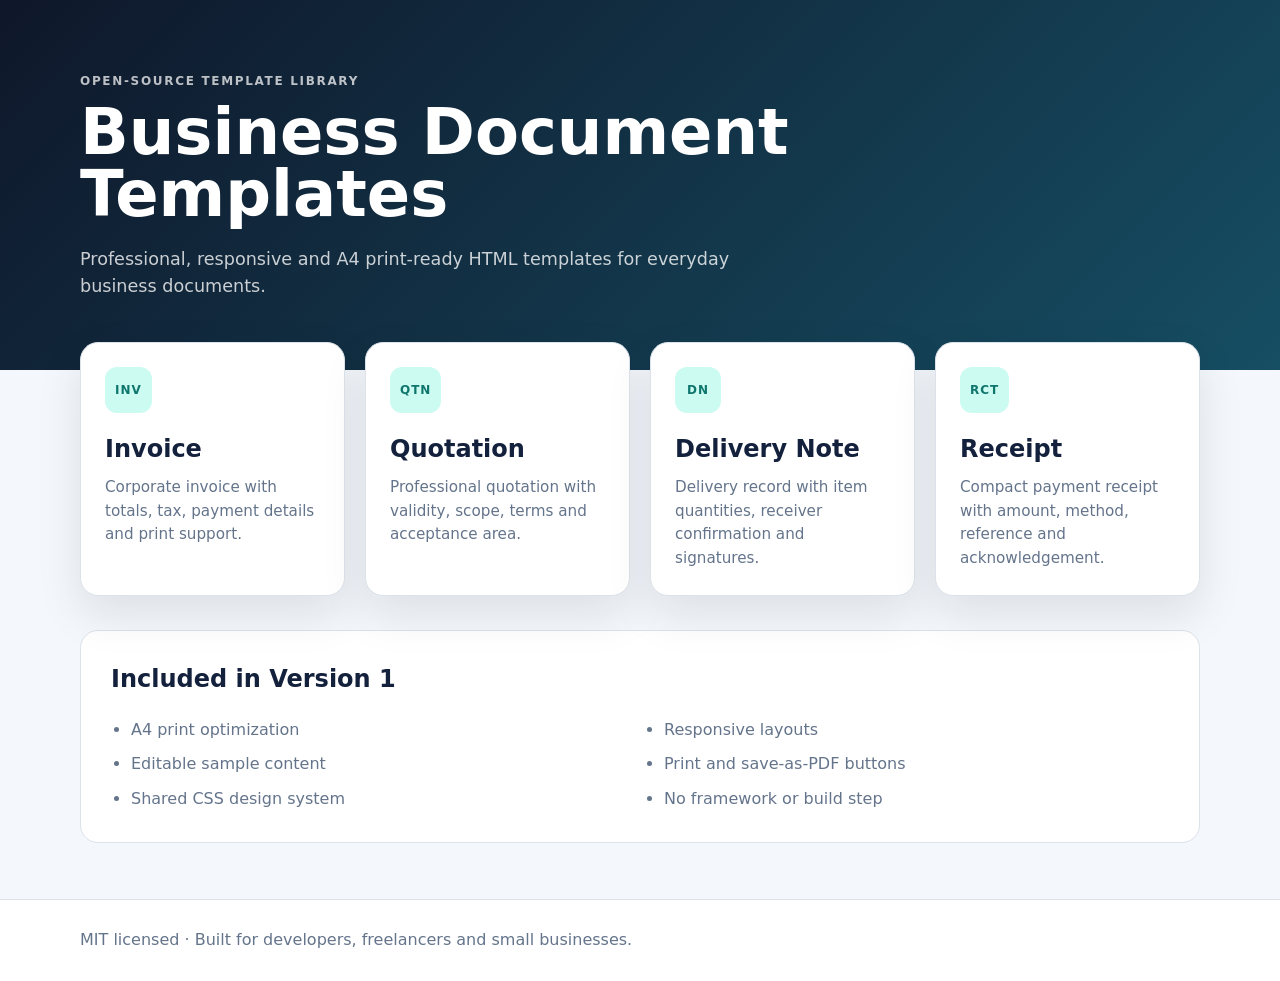
<file: index.html>
<!doctype html><html lang="en"><head><meta charset="UTF-8"><meta name="viewport" content="width=device-width,initial-scale=1"><meta name="description" content="Clean, responsive and print-ready business document templates."><title>Business Document Templates</title><link rel="stylesheet" href="assets/styles.css"></head><body><header class="site-header"><div class="container"><p class="eyebrow">Open-source template library</p><h1>Business Document Templates</h1><p class="lead">Professional, responsive and A4 print-ready HTML templates for everyday business documents.</p></div></header><main class="container"><section class="template-grid"><a class="template-card" href="templates/invoice.html"><span class="template-icon">INV</span><h2>Invoice</h2><p>Corporate invoice with totals, tax, payment details and print support.</p></a><a class="template-card" href="templates/quotation.html"><span class="template-icon">QTN</span><h2>Quotation</h2><p>Professional quotation with validity, scope, terms and acceptance area.</p></a><a class="template-card" href="templates/delivery-note.html"><span class="template-icon">DN</span><h2>Delivery Note</h2><p>Delivery record with item quantities, receiver confirmation and signatures.</p></a><a class="template-card" href="templates/receipt.html"><span class="template-icon">RCT</span><h2>Receipt</h2><p>Compact payment receipt with amount, method, reference and acknowledgement.</p></a></section><section class="feature-panel"><h2>Included in Version 1</h2><ul><li>A4 print optimization</li><li>Responsive layouts</li><li>Editable sample content</li><li>Print and save-as-PDF buttons</li><li>Shared CSS design system</li><li>No framework or build step</li></ul></section></main><footer><div class="container">MIT licensed · Built for developers, freelancers and small businesses.</div></footer></body></html>
</file>
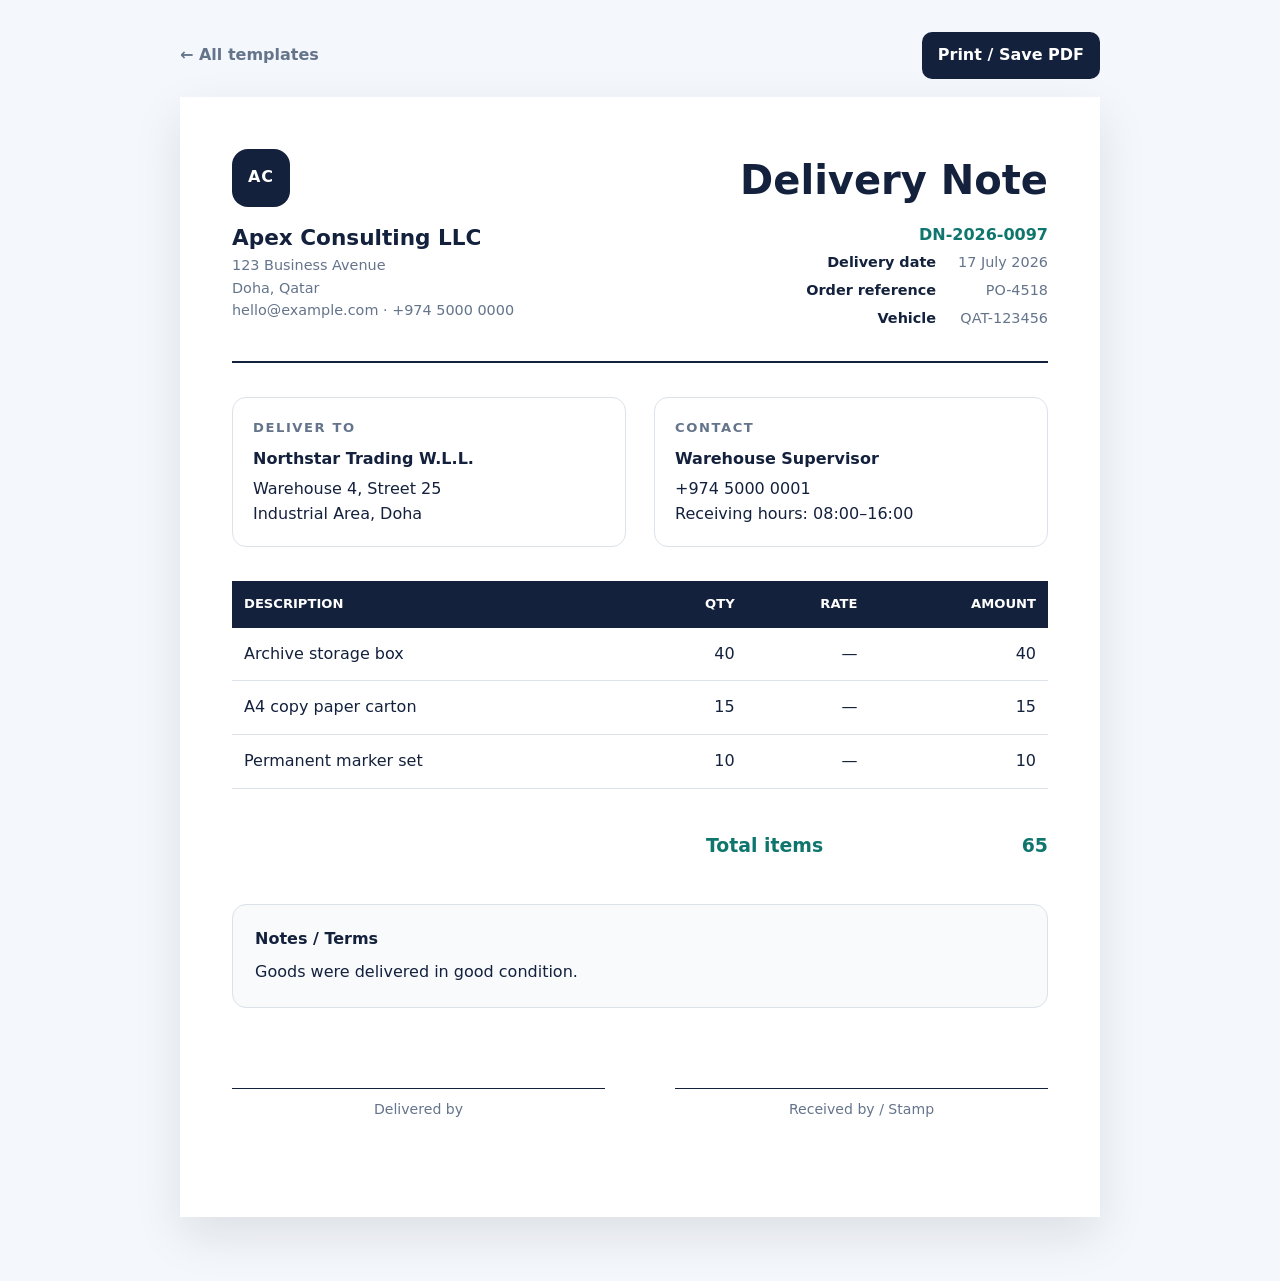
<file: templates/delivery-note.html>
<!doctype html><html lang="en"><head><meta charset="UTF-8"><meta name="viewport" content="width=device-width,initial-scale=1"><title>Delivery Note Template</title><link rel="stylesheet" href="../assets/styles.css"></head><body class="document-page"><div class="document-toolbar"><a href="../index.html">← All templates</a><button class="button" onclick="window.print()">Print / Save PDF</button></div><main class="document"><header class="document-header"><div><div class="brand-mark">AC</div><div class="company-name">Apex Consulting LLC</div><div class="company-details">123 Business Avenue<br>Doha, Qatar<br>hello@example.com · +974 5000 0000</div></div><div class="document-title"><h1>Delivery Note</h1><div class="number">DN-2026-0097</div><table class="meta-table"><tr><td>Delivery date</td><td>17 July 2026</td></tr><tr><td>Order reference</td><td>PO-4518</td></tr><tr><td>Vehicle</td><td>QAT-123456</td></tr></table></div></header><section class="party-grid"><div class="party-box"><h2>Deliver to</h2><strong>Northstar Trading W.L.L.</strong>Warehouse 4, Street 25<br>Industrial Area, Doha</div><div class="party-box"><h2>Contact</h2><strong>Warehouse Supervisor</strong>+974 5000 0001<br>Receiving hours: 08:00–16:00</div></section><table class="items-table"><thead><tr><th>Description</th><th class="num">Qty</th><th class="num">Rate</th><th class="num">Amount</th></tr></thead><tbody><tr><td>Archive storage box</td><td class="num">40</td><td class="num">—</td><td class="num">40</td></tr><tr><td>A4 copy paper carton</td><td class="num">15</td><td class="num">—</td><td class="num">15</td></tr><tr><td>Permanent marker set</td><td class="num">10</td><td class="num">—</td><td class="num">10</td></tr></tbody></table><table class="totals"><tr class="grand-total"><td>Total items</td><td>65</td></tr></table><section class="notes"><h2>Notes / Terms</h2>Goods were delivered in good condition.</section><section class="signature-grid"><div class="signature-line">Delivered by</div><div class="signature-line">Received by / Stamp</div></section></main></body></html>
</file>
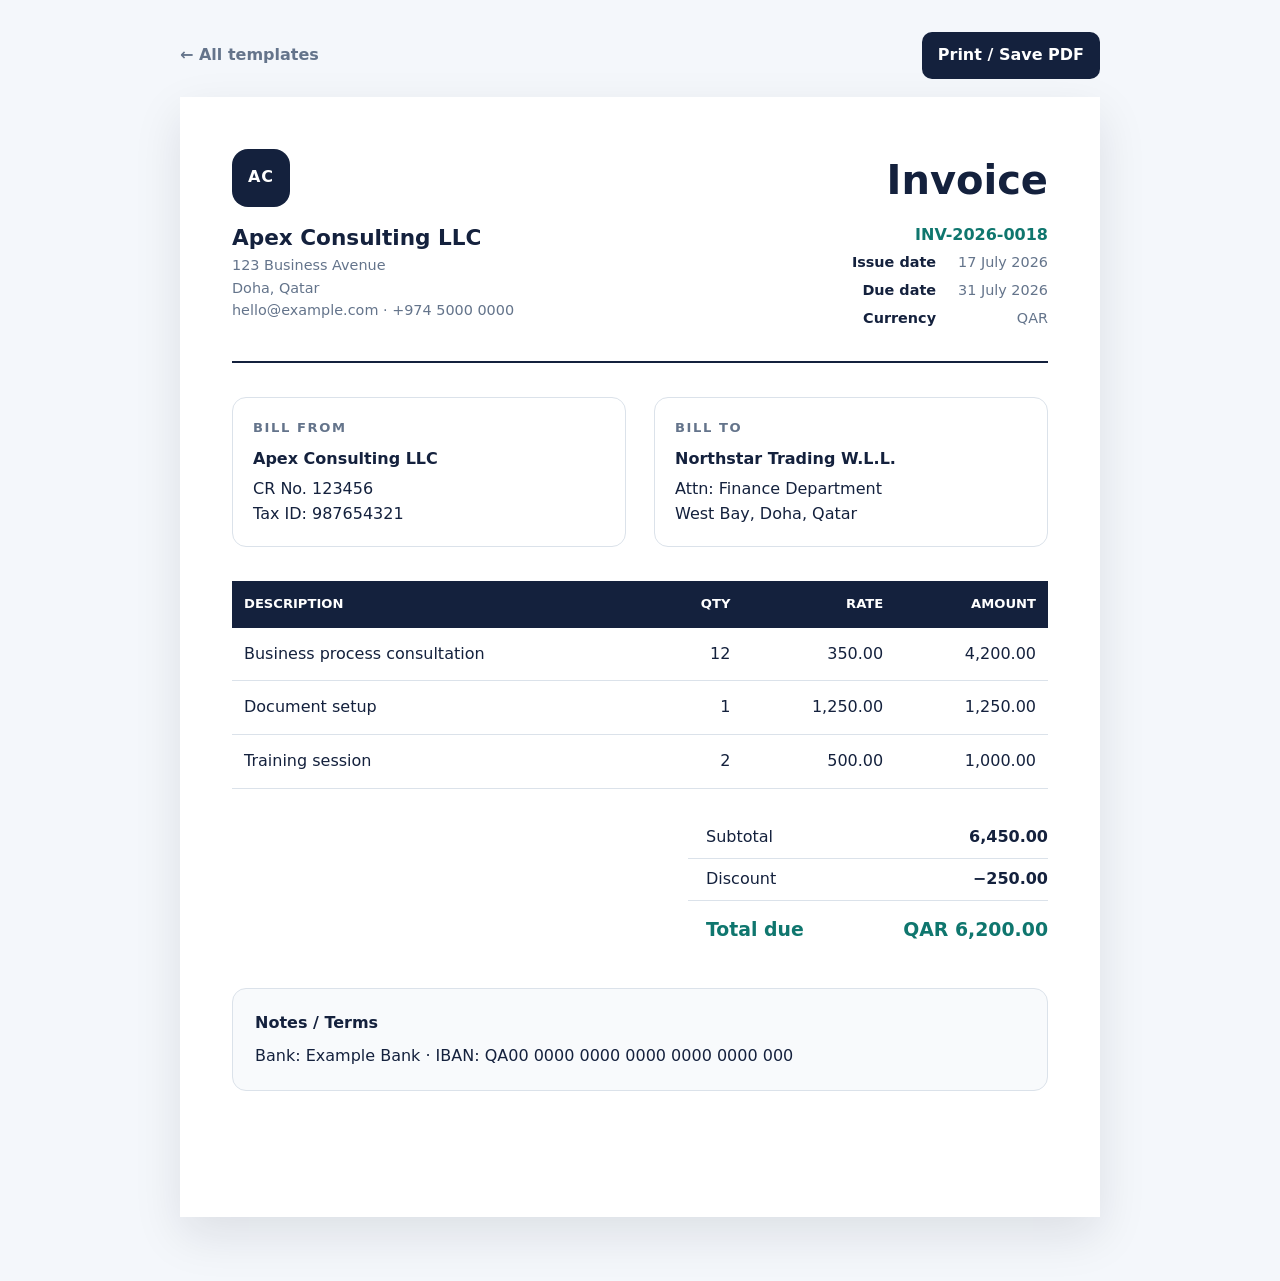
<file: templates/invoice.html>
<!doctype html><html lang="en"><head><meta charset="UTF-8"><meta name="viewport" content="width=device-width,initial-scale=1"><title>Invoice Template</title><link rel="stylesheet" href="../assets/styles.css"></head><body class="document-page"><div class="document-toolbar"><a href="../index.html">← All templates</a><button class="button" onclick="window.print()">Print / Save PDF</button></div><main class="document"><header class="document-header"><div><div class="brand-mark">AC</div><div class="company-name">Apex Consulting LLC</div><div class="company-details">123 Business Avenue<br>Doha, Qatar<br>hello@example.com · +974 5000 0000</div></div><div class="document-title"><h1>Invoice</h1><div class="number">INV-2026-0018</div><table class="meta-table"><tr><td>Issue date</td><td>17 July 2026</td></tr><tr><td>Due date</td><td>31 July 2026</td></tr><tr><td>Currency</td><td>QAR</td></tr></table></div></header><section class="party-grid"><div class="party-box"><h2>Bill from</h2><strong>Apex Consulting LLC</strong>CR No. 123456<br>Tax ID: 987654321</div><div class="party-box"><h2>Bill to</h2><strong>Northstar Trading W.L.L.</strong>Attn: Finance Department<br>West Bay, Doha, Qatar</div></section><table class="items-table"><thead><tr><th>Description</th><th class="num">Qty</th><th class="num">Rate</th><th class="num">Amount</th></tr></thead><tbody><tr><td>Business process consultation</td><td class="num">12</td><td class="num">350.00</td><td class="num">4,200.00</td></tr><tr><td>Document setup</td><td class="num">1</td><td class="num">1,250.00</td><td class="num">1,250.00</td></tr><tr><td>Training session</td><td class="num">2</td><td class="num">500.00</td><td class="num">1,000.00</td></tr></tbody></table><table class="totals"><tr class=""><td>Subtotal</td><td>6,450.00</td></tr><tr class=""><td>Discount</td><td>−250.00</td></tr><tr class="grand-total"><td>Total due</td><td>QAR 6,200.00</td></tr></table><section class="notes"><h2>Notes / Terms</h2>Bank: Example Bank · IBAN: QA00 0000 0000 0000 0000 0000 000</section></main></body></html>
</file>
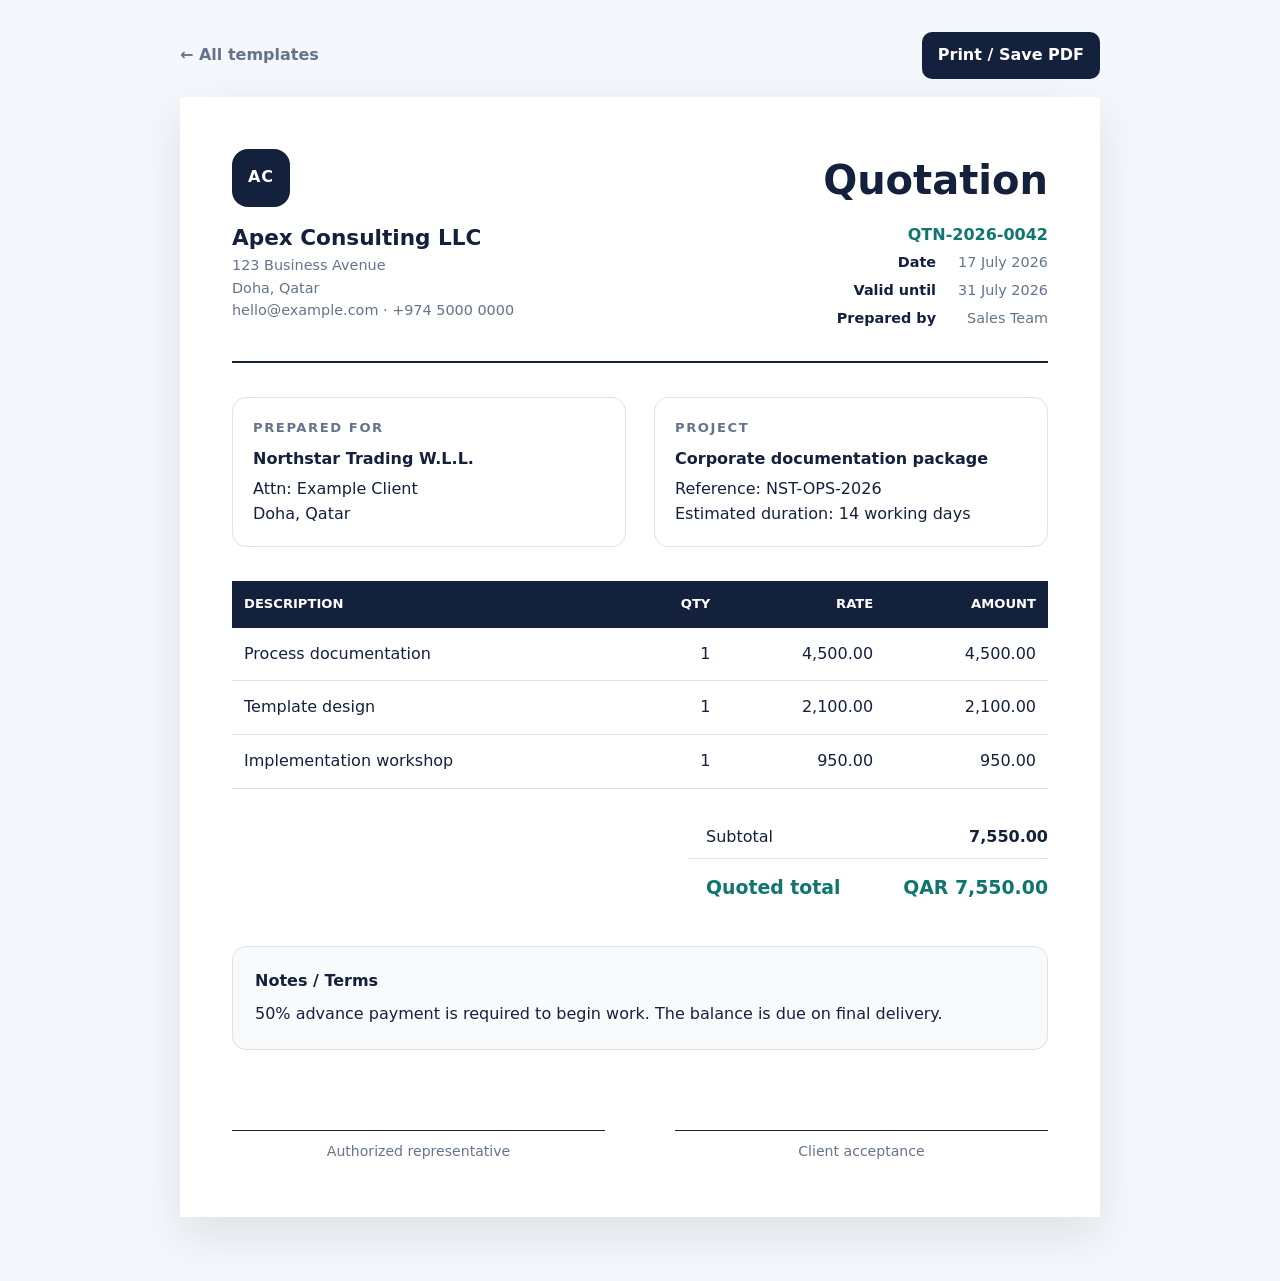
<file: templates/quotation.html>
<!doctype html><html lang="en"><head><meta charset="UTF-8"><meta name="viewport" content="width=device-width,initial-scale=1"><title>Quotation Template</title><link rel="stylesheet" href="../assets/styles.css"></head><body class="document-page"><div class="document-toolbar"><a href="../index.html">← All templates</a><button class="button" onclick="window.print()">Print / Save PDF</button></div><main class="document"><header class="document-header"><div><div class="brand-mark">AC</div><div class="company-name">Apex Consulting LLC</div><div class="company-details">123 Business Avenue<br>Doha, Qatar<br>hello@example.com · +974 5000 0000</div></div><div class="document-title"><h1>Quotation</h1><div class="number">QTN-2026-0042</div><table class="meta-table"><tr><td>Date</td><td>17 July 2026</td></tr><tr><td>Valid until</td><td>31 July 2026</td></tr><tr><td>Prepared by</td><td>Sales Team</td></tr></table></div></header><section class="party-grid"><div class="party-box"><h2>Prepared for</h2><strong>Northstar Trading W.L.L.</strong>Attn: Example Client<br>Doha, Qatar</div><div class="party-box"><h2>Project</h2><strong>Corporate documentation package</strong>Reference: NST-OPS-2026<br>Estimated duration: 14 working days</div></section><table class="items-table"><thead><tr><th>Description</th><th class="num">Qty</th><th class="num">Rate</th><th class="num">Amount</th></tr></thead><tbody><tr><td>Process documentation</td><td class="num">1</td><td class="num">4,500.00</td><td class="num">4,500.00</td></tr><tr><td>Template design</td><td class="num">1</td><td class="num">2,100.00</td><td class="num">2,100.00</td></tr><tr><td>Implementation workshop</td><td class="num">1</td><td class="num">950.00</td><td class="num">950.00</td></tr></tbody></table><table class="totals"><tr class=""><td>Subtotal</td><td>7,550.00</td></tr><tr class="grand-total"><td>Quoted total</td><td>QAR 7,550.00</td></tr></table><section class="notes"><h2>Notes / Terms</h2>50% advance payment is required to begin work. The balance is due on final delivery.</section><section class="signature-grid"><div class="signature-line">Authorized representative</div><div class="signature-line">Client acceptance</div></section></main></body></html>
</file>
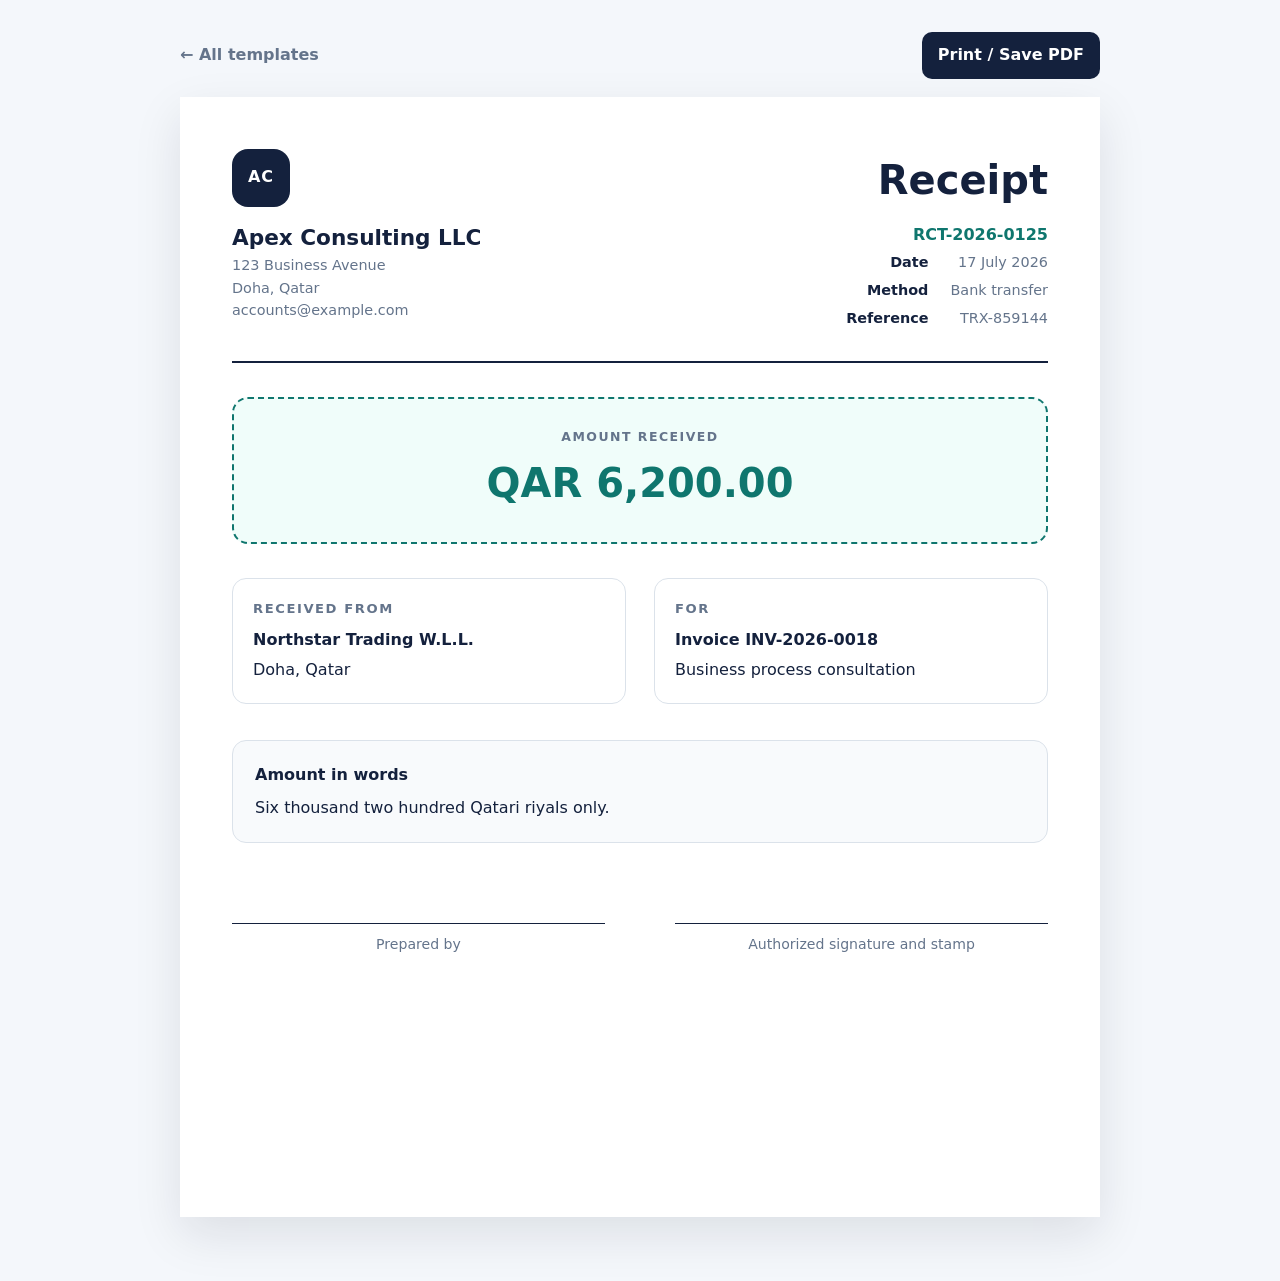
<file: templates/receipt.html>
<!doctype html><html lang="en"><head><meta charset="UTF-8"><meta name="viewport" content="width=device-width,initial-scale=1"><title>Receipt Template</title><link rel="stylesheet" href="../assets/styles.css"></head><body class="document-page"><div class="document-toolbar"><a href="../index.html">← All templates</a><button class="button" onclick="window.print()">Print / Save PDF</button></div><main class="document"><header class="document-header"><div><div class="brand-mark">AC</div><div class="company-name">Apex Consulting LLC</div><div class="company-details">123 Business Avenue<br>Doha, Qatar<br>accounts@example.com</div></div><div class="document-title"><h1>Receipt</h1><div class="number">RCT-2026-0125</div><table class="meta-table"><tr><td>Date</td><td>17 July 2026</td></tr><tr><td>Method</td><td>Bank transfer</td></tr><tr><td>Reference</td><td>TRX-859144</td></tr></table></div></header><div class="receipt-amount"><span>Amount received</span><strong>QAR 6,200.00</strong></div><section class="party-grid"><div class="party-box"><h2>Received from</h2><strong>Northstar Trading W.L.L.</strong>Doha, Qatar</div><div class="party-box"><h2>For</h2><strong>Invoice INV-2026-0018</strong>Business process consultation</div></section><section class="notes"><h2>Amount in words</h2>Six thousand two hundred Qatari riyals only.</section><section class="signature-grid"><div class="signature-line">Prepared by</div><div class="signature-line">Authorized signature and stamp</div></section></main></body></html>
</file>
<file: assets/styles.css>
:root{--ink:#14213d;--muted:#64748b;--line:#dbe2ea;--surface:#fff;--canvas:#f4f7fb;--accent:#0f766e;--accent-soft:#ccfbf1;--radius:18px;--shadow:0 18px 45px rgba(15,23,42,.10)}*{box-sizing:border-box}body{margin:0;font-family:Inter,ui-sans-serif,system-ui,-apple-system,BlinkMacSystemFont,"Segoe UI",sans-serif;color:var(--ink);background:var(--canvas);line-height:1.55}.container{width:min(1120px,calc(100% - 32px));margin-inline:auto}.site-header{padding:72px 0 52px;background:linear-gradient(135deg,#0f172a,#164e63);color:#fff}.eyebrow{margin:0 0 10px;text-transform:uppercase;letter-spacing:.14em;font-weight:800;font-size:.75rem;opacity:.72}h1,h2,h3,p{margin-top:0}.site-header h1{max-width:760px;font-size:clamp(2.2rem,5vw,4.6rem);line-height:.98;margin-bottom:20px}.lead{max-width:720px;color:rgba(255,255,255,.78);font-size:1.1rem}.template-grid{display:grid;grid-template-columns:repeat(4,minmax(0,1fr));gap:20px;margin:-28px 0 34px}.template-card{display:block;padding:24px;text-decoration:none;color:inherit;background:var(--surface);border:1px solid var(--line);border-radius:var(--radius);box-shadow:var(--shadow);transition:.2s}.template-card:hover{transform:translateY(-5px)}.template-icon{display:inline-grid;place-items:center;min-width:46px;height:46px;margin-bottom:18px;padding:0 10px;border-radius:12px;background:var(--accent-soft);color:var(--accent);font-weight:900;font-size:.75rem;letter-spacing:.08em}.template-card h2{margin-bottom:8px}.template-card p{margin:0;color:var(--muted);font-size:.95rem}.feature-panel{margin-bottom:56px;padding:30px;border-radius:var(--radius);background:#fff;border:1px solid var(--line)}.feature-panel ul{display:grid;grid-template-columns:repeat(2,minmax(0,1fr));gap:10px 28px;margin:0;padding-left:20px;color:var(--muted)}footer{padding:28px 0;color:var(--muted);border-top:1px solid var(--line);background:#fff}.document-page{padding:32px 16px 64px}.document-toolbar{width:min(920px,100%);margin:0 auto 18px;display:flex;justify-content:space-between;gap:12px;align-items:center}.document-toolbar a{color:var(--muted);text-decoration:none;font-weight:700}.button{border:0;border-radius:10px;padding:11px 16px;background:var(--ink);color:#fff;font:inherit;font-weight:800;cursor:pointer}.document{width:min(920px,100%);min-height:1120px;margin:0 auto;padding:52px;background:#fff;box-shadow:var(--shadow)}.document-header{display:flex;justify-content:space-between;gap:32px;padding-bottom:28px;border-bottom:2px solid var(--ink)}.brand-mark{width:58px;height:58px;display:grid;place-items:center;border-radius:16px;background:var(--ink);color:#fff;font-weight:900;letter-spacing:.06em;margin-bottom:14px}.company-name{font-size:1.35rem;font-weight:900}.company-details,.meta-table,.small{color:var(--muted);font-size:.9rem}.document-title{text-align:right}.document-title h1{font-size:2.5rem;margin-bottom:12px}.document-title .number{color:var(--accent);font-weight:900}.meta-table{border-collapse:collapse;margin-left:auto}.meta-table td{padding:3px 0 3px 22px}.meta-table td:first-child{font-weight:800;color:var(--ink)}.party-grid{display:grid;grid-template-columns:1fr 1fr;gap:28px;margin:34px 0}.party-box{padding:20px;border:1px solid var(--line);border-radius:14px}.party-box h2{margin-bottom:9px;font-size:.82rem;letter-spacing:.12em;text-transform:uppercase;color:var(--muted)}.party-box strong{display:block;margin-bottom:5px}.items-table{width:100%;border-collapse:collapse;margin:16px 0 28px}.items-table th{padding:13px 12px;background:var(--ink);color:#fff;text-align:left;font-size:.82rem;text-transform:uppercase}.items-table td{padding:14px 12px;border-bottom:1px solid var(--line);vertical-align:top}.items-table .num{text-align:right;white-space:nowrap}.totals{width:min(360px,100%);margin-left:auto;border-collapse:collapse}.totals td{padding:8px 0 8px 18px;border-bottom:1px solid var(--line)}.totals td:last-child{text-align:right;font-weight:800}.totals .grand-total td{padding-top:14px;border-bottom:0;color:var(--accent);font-size:1.18rem;font-weight:900}.notes{margin-top:36px;padding:22px;border-radius:14px;background:#f8fafc;border:1px solid var(--line)}.notes h2{margin-bottom:8px;font-size:1rem}.signature-grid{display:grid;grid-template-columns:1fr 1fr;gap:70px;margin-top:80px}.signature-line{padding-top:10px;border-top:1px solid var(--ink);text-align:center;color:var(--muted);font-size:.88rem}.receipt-amount{margin:34px 0;padding:28px;text-align:center;border:2px dashed var(--accent);border-radius:16px;background:#f0fdfa}.receipt-amount span{display:block;color:var(--muted);text-transform:uppercase;letter-spacing:.12em;font-size:.78rem;font-weight:800}.receipt-amount strong{display:block;margin-top:6px;color:var(--accent);font-size:2.5rem}@media(max-width:850px){.template-grid{grid-template-columns:repeat(2,1fr)}}@media(max-width:640px){.template-grid,.feature-panel ul,.party-grid,.signature-grid{grid-template-columns:1fr}.document{padding:26px 20px;min-height:0}.document-header{flex-direction:column}.document-title,.document-title h1{text-align:left}.meta-table{margin-left:0}.items-table{display:block;overflow-x:auto}}@page{size:A4;margin:12mm}@media print{body{background:#fff}.document-page{padding:0}.document-toolbar{display:none}.document{width:100%;min-height:auto;padding:0;box-shadow:none}}
</file>
